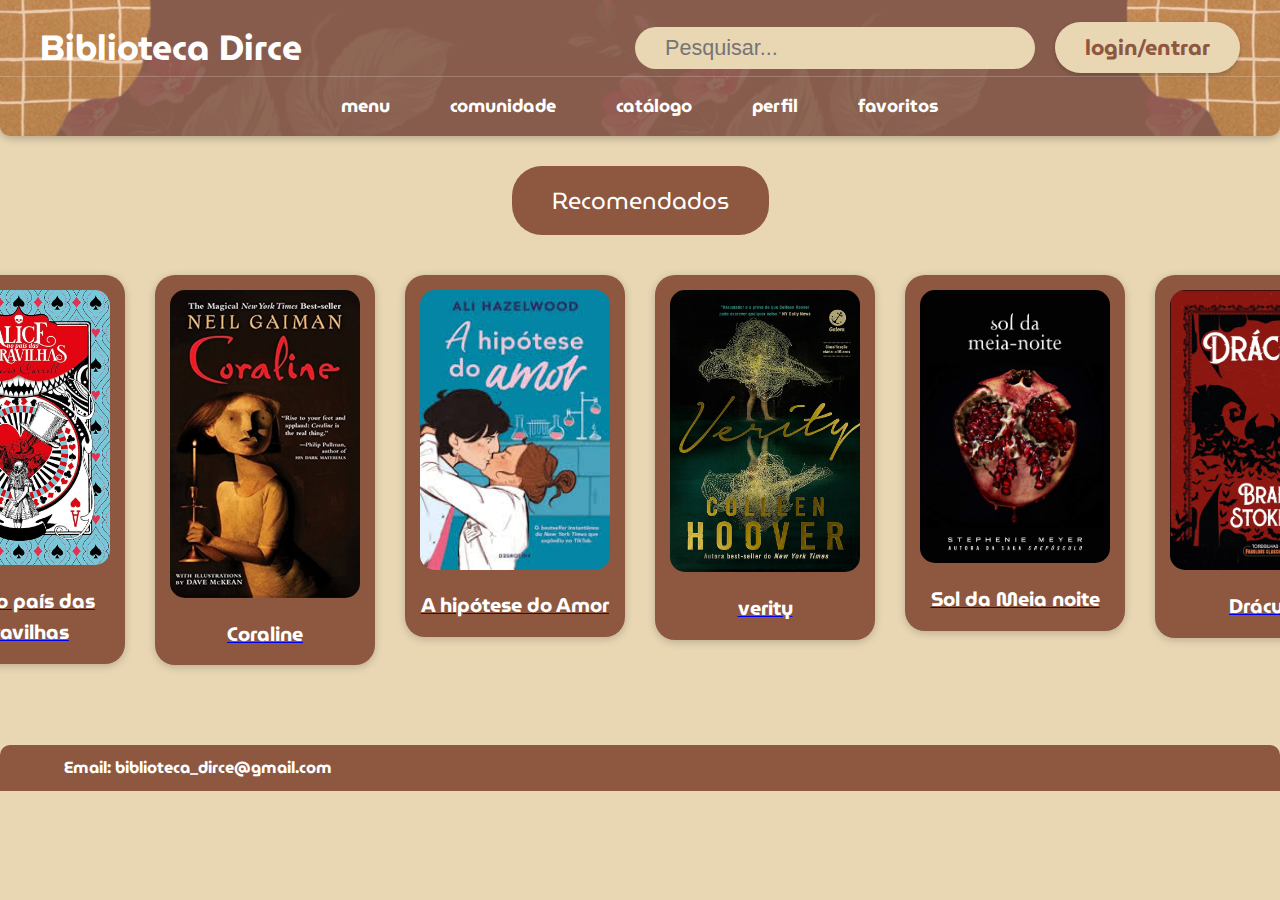
<file: index.html>
<!DOCTYPE html>
<html lang="pt-br">
<head>
    <meta charset="UTF-8">
    <meta name="viewport" content="width=device-width, initial-scale=1.0">
    <title>Biblioteca Dirce - Home</title>
    <link rel="stylesheet" href="style.css"> 
    <link href="https://fonts.googleapis.com/css2?family=MuseoModerno:wght@400;700&display=swap" rel="stylesheet">
</head>
<body>
    
    <div class="main-header-container">
        <header class="header">
            <h1>Biblioteca Dirce</h1>
            
            <div class="header-elements">
                <div class="search-bar">
                    <input type="text" placeholder="Pesquisar..." />
                </div>
                <div class="login">
                    <a href="login.html">login/entrar</a>
                </div>
            </div>
        </header>

        <nav class="navigation">
            <ul>
                <li><a href="index.html">Menu</a></li>
                <li><a href="comunidade.html">Comunidade</a></li>
                <li><a href="catalogo.html">Catálogo</a></li>
                <li><a href="perfil.html">perfil</a></li>
                <li><a href="favoritos.html">favoritos</a></li>
            </ul>
        </nav>
    </div>
    <main>
        
       <section class="recomendados">
    <div class="recomendados-btn">
        <button>Recomendados</button>
    </div>

    <div class="recomendados-livros">
        
        <a href="emprestimo.html" class="livro-link">
            <div class="livro">
                <img src="livros/alice.jpg" alt="alice"> 
                <p>Alice no país das maravilhas</p>
            </div>
        </a>

        <a href="emprestimo.html" class="livro-link">
            <div class="livro">
                <img src="livros/coraline.jpg" alt="coraline">
                <p>Coraline</p>
            </div>
        </a>

        <a href="emprestimo.html" class="livro-link">
            <div class="livro">
                <img src="livros/a hipótese do amor.jpg" alt="a hipótese">
                <p>A hipótese do Amor</p>
            </div>
        </a>

        <a href="emprestimo.html" class="livro-link">
            <div class="livro">
                <img src="livros/verity.jpg" alt="verity">
                <p>verity</p>
            </div>
        </a>

        <a href="emprestimo.html" class="livro-link">
            <div class="livro">
                <img src="livros/sol da meia noite.jpg" alt="crepusculo">
                <p>Sol da Meia noite</p>
            </div>
        </a>

        <a href="emprestimo.html" class="livro-link">
            <div class="livro">
                <img src="livros/dracula.jpg" alt="Drácula">
                <p>Drácula</p>
            </div>
        </a>
        
    </div>
</section>

    </main>

    <footer class="rodape">
        Email: biblioteca_dirce@gmail.com
    </footer>
    
</body>
</html>
</file>
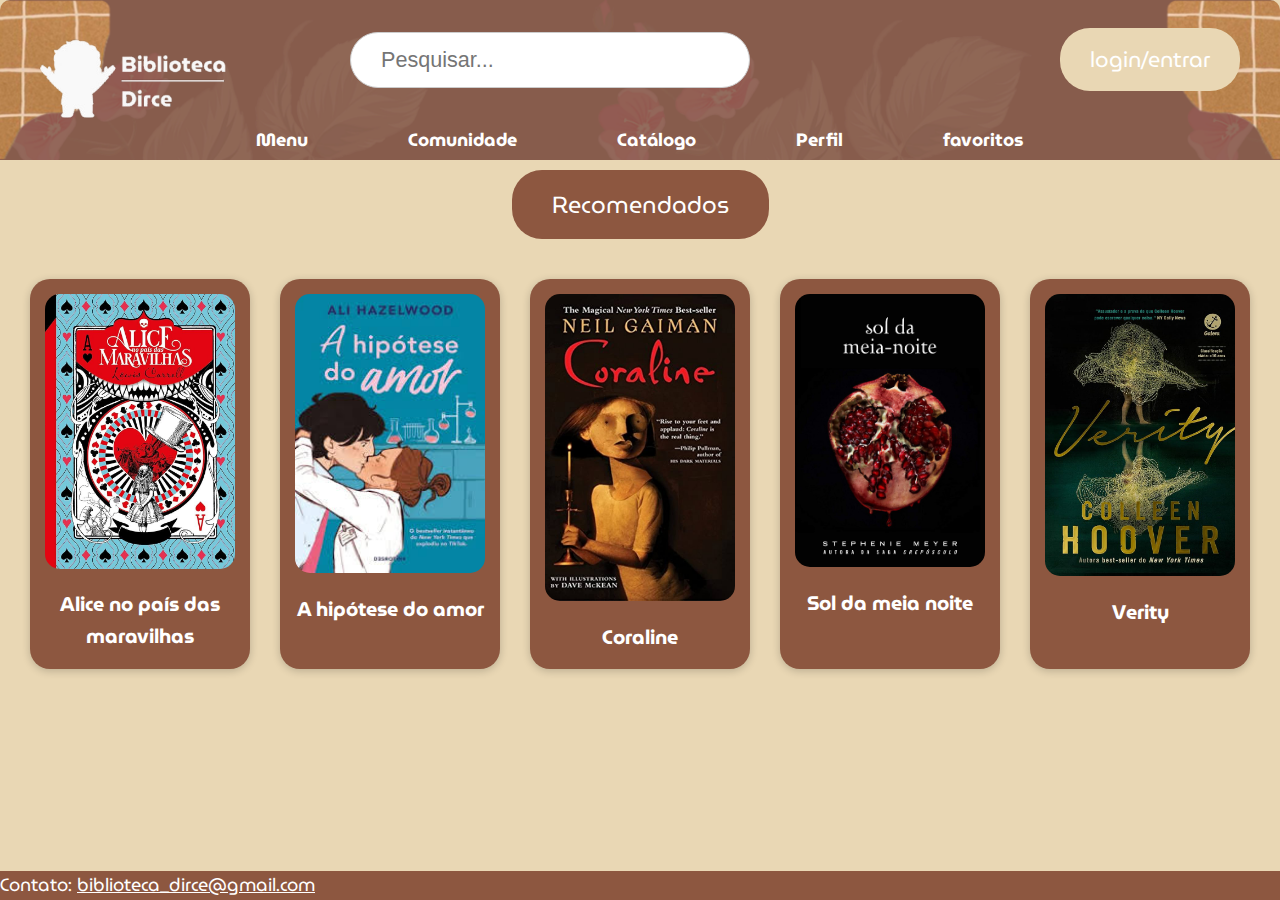
<file: projeto_biblioteca-main/index.html>
<!DOCTYPE html>
<html lang="en">
<head>
    <meta charset="UTF-8">
    <meta name="viewport" content="width=device-width, initial-scale=1.0">
    <link rel="stylesheet" href="style.css">
    <title>Biblioteca Dirce</title>
</head>
<body>
    <header class="main-header-container">
        <div class="header">
            <h1><a href="index.html"><img src="imagens/logo biblioteca.png" alt="Logo" class="logo"></a></h1>
            <div class="search-bar"><input type="text" placeholder="Pesquisar..." /></div>
            <div class="login"><a href="login.html">login/entrar</a></div>
        </div>
    
        <nav class="navigation">
            <ul>
                <li><a href="#">Menu</a></li>
                <li><a href="#">Comunidade</a></li>
                <li><a href="#">Catálogo</a></li>
                <li><a href="#">Perfil</a></li>
                <li><a href="#">favoritos</a></li>
            </ul>
        </nav>
    </header>

   <main>
    <div class="recomendados-btn">
        <button>Recomendados</button>
    </div>

    <section class="recomendados-livros">
        <div class="livro">
            <img src="livros/alice.jpg" alt="Alice no país das maravilhas">
            <p>Alice no país das maravilhas</p>
        </div>
        <div class="livro">
            <img src="livros/a hipótese do amor.jpg" alt="A hipótese do amor">
            <p>A hipótese do amor</p>
        </div>
        <div class="livro">
            <img src="livros/coraline.jpg" alt="Coraline">
            <p>Coraline</p>
        </div>
        <div class="livro">
            <img src="livros/sol da meia noite.jpg" alt="sol da meia noite">
            <p>Sol da meia noite</p>
        </div>
        <div class="livro">
            <img src="livros/verity.jpg" alt="Verity">
            <p>Verity</p>
        </div>
    </section>
</main>

    <footer>
        <div class="rodape">
          <p>Contato: <a href="mailto:biblioteca_dirce@gmail.com">biblioteca_dirce@gmail.com</a></p>
        </div>
    </footer>
</body>
</html>
</file>
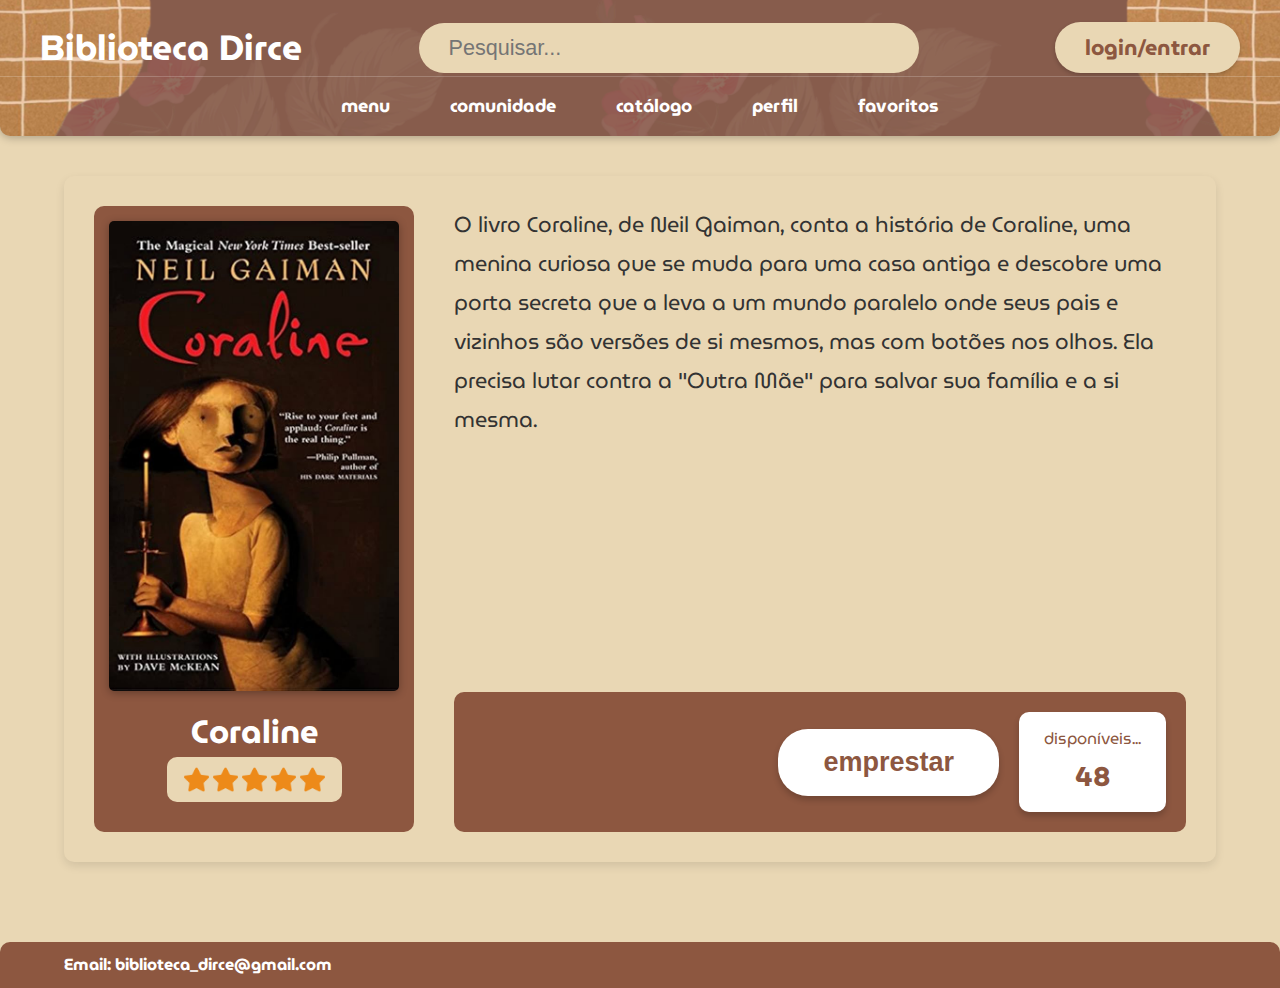
<file: emprestimo.html>
<!DOCTYPE html>
<html lang="pt-br">

<head>
    <meta charset="UTF-8">
    <meta name="viewport" content="width=device-width, initial-scale=1.0">
    <title>Biblioteca Dirce - Empréstimo</title>
    <link rel="stylesheet" href="style.css">
    <link rel="stylesheet" href="emprestimo.css">
    <link href="https://fonts.googleapis.com/css2?family=MuseoModerno:wght@400;700&display=swap" rel="stylesheet">
</head>

<body>

    <div class="main-header-container">
        <header class="header">
            <h1>Biblioteca Dirce</h1>
            <div class="header-elements">
                <div class="search-bar">
                    <input type="text" placeholder="Pesquisar..." />
                </div>
                <div class="login">
                    <a href="login.html">login/entrar</a>
                </div>
            </div>
        </header>
        <nav class="navigation">
            <ul>
                <li><a href="index.html">Menu</a></li>
                <li><a href="comunidade.html">Comunidade</a></li>
                <li><a href="catalogo.html">Catálogo</a></li>
                <li><a href="perfil.html">perfil</a></li>
                <li><a href="favoritos.html">favoritos</a></li>
            </ul>
        </nav>
    </div>

    <main class="emprestimo-main-content">
        <div class="emprestimo-container">

            <div class="coluna-esquerda">
                <img src="livros/coraline.jpg" alt="Capa do Livro Coraline" class="livro-capa">
                <h2 class="titulo-avaliacao">Coraline</h2>
                <div class="estrelas-container">
                    <img src="imagens/estrela.png" alt="Estrela cheia">
                    <img src="imagens/estrela.png" alt="Estrela cheia">
                    <img src="imagens/estrela.png" alt="Estrela cheia">
                    <img src="imagens/estrela.png" alt="Estrela vazia">
                    <img src="imagens/estrela.png" alt="Estrela vazia">
                </div>
            </div>

            <div class="coluna-direita">

                <p class="descricao-texto">
                    O livro Coraline, de Neil Gaiman, conta a história de Coraline, uma menina curiosa que se muda
                    para uma casa antiga e descobre uma porta secreta que a leva a um mundo paralelo onde seus pais
                    e vizinhos são versões de si mesmos, mas com botões nos olhos. Ela precisa lutar contra a "Outra
                    Mãe" para salvar sua família e a si mesma.
                </p>

                <div id="acao-inicial" style="display: block;">
                    <div class="botoes-acao">
                        <button id="emprestar-livro" class="botao-emprestar"
                            onclick="document.getElementById('acao-inicial').style.display = 'none'; document.getElementById('emprestimo-confirmacao').style.display = 'block';">
                            emprestar
                        </button>

                        <div class="disponibilidade-box">
                            <p>disponíveis...</p>
                            <strong id="disp-contagem">48</strong>
                        </div>
                    </div>
                </div>

                <div id="emprestimo-confirmacao" style="display: none;">
                    <h3 style="color: #8D5740; margin-top: 20px;">Empréstimo Registrado com Sucesso!</h3>

                    <div class="info-confirmacao"
                        style="background-color: #f0e1c2; padding: 15px; border-radius: 8px; margin-top: 15px; color: #000;">
                        <p><strong>Livro:</strong> <span>Coraline</span></p>
                        <p><strong>Autor:</strong> <span>Neil Gaiman</span></p>
                        <p><strong>Páginas:</strong> <span>176</span></p>
                        <hr style="border-color: #ccc;">
                        <p><strong>Data do Empréstimo:</strong> <span>13/10/2025</span></p>
                        <p><strong>Data de Devolução:</strong> <span
                                style="color: #8D5740; font-weight: bold;">28/10/2025</span></p>
                    </div>

                    <button onclick="window.location.href='index.html'" class="botao-emprestar"
                        style="margin-top: 20px; background-color: #c1937f;">Ir para o Menu</button>
                </div>
            </div>
    </main>

    <footer class="rodape">
        Email: biblioteca_dirce@gmail.com
    </footer>

</body>

</html>
</file>
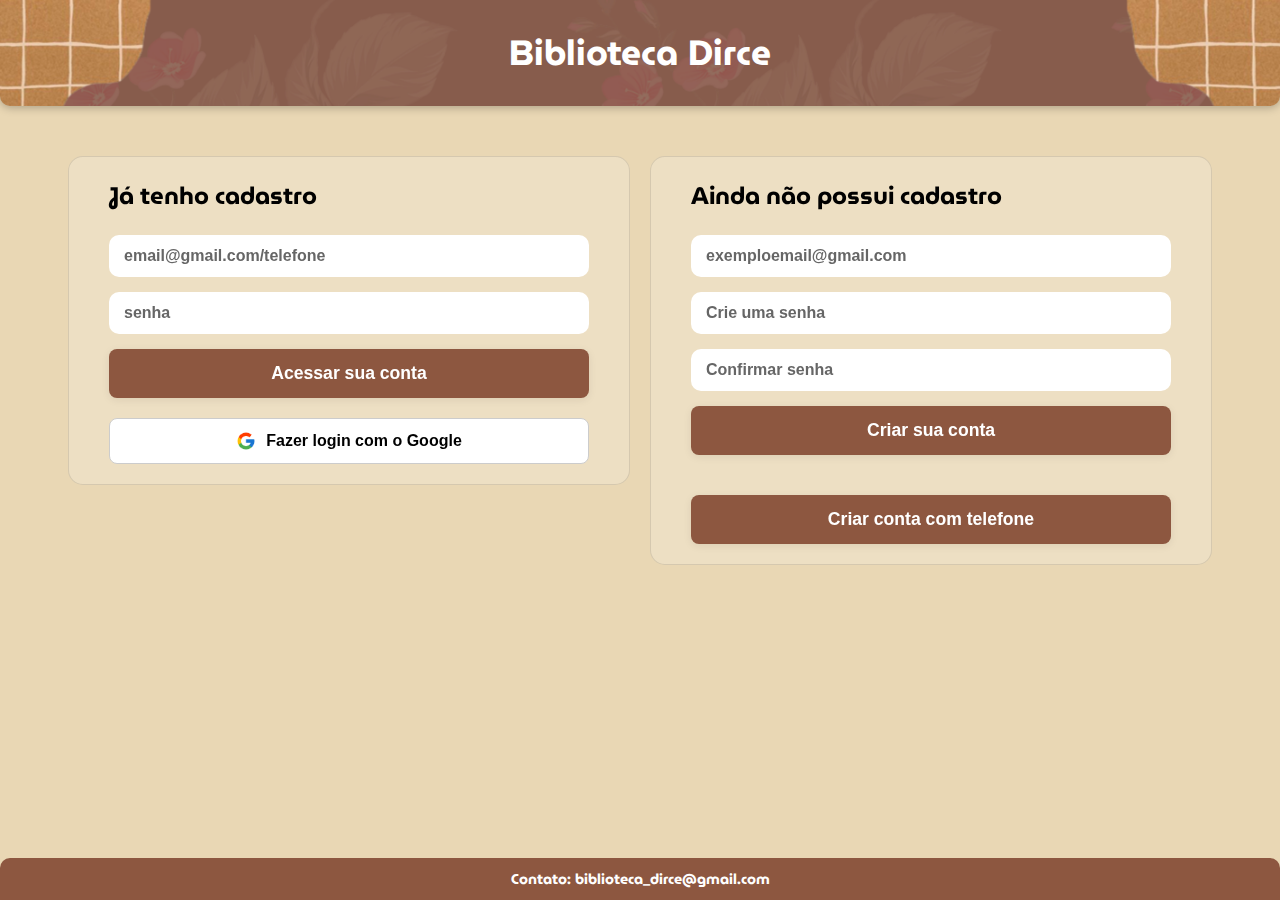
<file: login.html>
<!DOCTYPE html>
<html lang="en">
<head>
    <meta charset="UTF-8" />
    <meta name="viewport" content="width=device-width, initial-scale=1" />
    <link rel="stylesheet" href="login.css" />
    <title>Biblioteca Dirce</title>
</head>
<body>
    <header class="main-header-container">
        <div class="header">
            <h1>Biblioteca Dirce</h1>
        </div>
    </header>

   <main>
    <section id="login-section">
        <h3>Já tenho cadastro</h3>
        <input type="text" placeholder="email@gmail.com/telefone">
        <div class="password-field-container"> <input type="password" placeholder="senha">
            <span class="password-toggle"></span> </div>
    <button type="button" class="access-account-button" onclick="window.location.href='index.html'">Acessar sua conta</button>
        
        <div class="divider"></div> <button type="button" class="google-login-button">
            <img src="imagens/google icon.png" alt="Google"> Fazer login com o Google
        </button>
    </section>

    <section id="cadastro-section">
        <h3>Ainda não possui cadastro</h3>
        <input type="email" placeholder="exemploemail@gmail.com">
        <input type="password" placeholder="Crie uma senha">
        <input type="password" placeholder="Confirmar senha">
        

        <button type="button" class="access-account-button" onclick="window.location.href='index.html'">Criar sua conta</button>
        <button type="button" class="create-phone-account-button">Criar conta com telefone</button>
    </section>
</main>
    <footer>
        <div class="rodape">
            <p>Contato: <a href="mailto:biblioteca_dirce@gmail.com">biblioteca_dirce@gmail.com</a></p>
        </div>
    </footer>
</body>
</html>
</file>
<file: style.css>
@import url('https://fonts.googleapis.com/css2?family=MuseoModerno:wght@400;700&display=swap');

* {
    box-sizing: border-box;
    margin: 0;
    padding: 0;
}

:root {
    --cor-fundo: #E9D7B4;
    --cor-texto: #ffffff;
    --cor-secundaria: #8D5740; /* Marrom de fundo/rodapé/livros */
    --cor-header: #5A3A2E; /* Marrom escuro do header */
    --cor-botoes: #E9D7B4; /* Cor de fundo do botão login/pesquisa */
    
    /* TRANSICÃO SUAVE FINAL */
    --transicao-suave: 0.5s ease-in-out; 
}

body {
    background-color: var(--cor-fundo);
    font-family: 'MuseoModerno', sans-serif;
    color: var(--cor-texto);
    line-height: 1.6;
    font-size: large;
    width: 100%; 
}

/* --- MEDIA QUERY GERAL (MANTIDO) --- */
@media screen and (max-width: 768px) {
    .menu {
        display: block; 
        width: 100%;
    }
}

/* --- HEADER PADRÃO --- */
.main-header-container {
    background-color: var(--cor-header); 
    background-image: url(imagens/header.png);
    background-size: cover; 
    background-position: center;
    background-repeat: repeat; 
    border-radius: 0 0 10px 10px; /* Apenas o fundo arredondado */
    display: flex;
    flex-direction: column;
    justify-content: space-around; 
    align-items: center;
    box-shadow: 0 2px 8px rgba(0, 0, 0, 0.25);
    padding-top: 20px; /* Espaço no topo para o conteúdo */
}

.header {
    display: flex;
    flex-direction: row;
    align-items: center;
    justify-content: space-between;
    width: 100%;
    padding: 0 40px;
    position: relative;
    /* height removido para flexibilidade, mas o padding em main-header ajuda a controlar o tamanho */
}

/* Título (Seu "Logo") */
.header h1 {
    font-size: 2.2rem;
    color: var(--cor-texto);
    font-weight: 700;
}

/* Container de busca e login */
.header-elements {
    display: flex;
    align-items: center;
    gap: 20px;
}

.header .search-bar input {
    border: none; 
    border-radius: 30px; 
    padding: 8px 30px;
    width: 400px; 
    font-size: 1.2em;
    outline: none;
    background-color: var(--cor-botoes);
    color: #000;
    transition: box-shadow var(--transicao-suave);
}

.header .login a {
    text-decoration: none;
    color: var(--cor-secundaria); 
    background-color: var(--cor-botoes); 
    padding: 8px 30px; 
    border-radius: 30px;
    font-size: 1.2em;
    font-weight: bold;
    text-transform: lowercase;
    box-shadow: 0 2px 4px rgba(0, 0, 0, 0.2);
    transition: background-color var(--transicao-suave), transform var(--transicao-suave);
}
.header .login a:hover {
    background-color: #f7e8c7;
    transform: scale(1.03);
}

/* Menu de Navegação */
.navigation {
    width: 100%;
    padding: 0 40px;
    height: 60px; 
    display: flex;
    align-items: center;
    justify-content: center;
    border-top: 1px solid rgba(255, 255, 255, 0.2);
}

.navigation ul {
    display: flex;
    flex-direction: row;
    gap: 40px; 
    list-style: none;
    margin: 0;
    padding: 0;
}

.navigation li a {
    text-decoration: none;
    color: var(--cor-texto);
    font-weight: bold;
    padding: 10px;
    display: block; 
    text-transform: lowercase;
    transition: background-color var(--transicao-suave), transform var(--transicao-suave);
}

.navigation li a:hover {
    background-color: var(--cor-secundaria);
    transform: scale(1.03);
}

.navigation li a:active {
    color: var(--cor-fundo);
    text-shadow: 0 0 8px var(--cor-fundo), 0 0 2px var(--cor-texto);
    transform: scale(1.05);
    transition: transform 0.1s ease-out; 
}

/* --- RECOMENDADOS E LIVROS --- */
.recomendados{
    justify-content: center;
    align-items: center;
    /* Garante que o conteúdo não fique sob o header */
    padding-top: 20px; 
}

.recomendados-btn {
    display: flex;
    justify-content: center;
    align-items: center;
    margin: 10px auto 0 auto; 
}

.recomendados-btn button {
    background-color: var(--cor-secundaria); 
    color: var(--cor-texto);
    font-size: 1.3em;
    padding: 16px 40px;
    border: none;
    border-radius: 30px;
    cursor: default; 
    font-family: 'MuseoModerno', sans-serif;
    transition: background-color var(--transicao-suave), transform var(--transicao-suave);
}

.recomendados-btn button:hover {
    background-color: #a97a5a;
    transform: scale(1.03);
}

.recomendados-livros {
    display: flex;
    justify-content: center;
    gap: 30px; 
    padding: 40px 20px;
    flex-wrap: nowrap;
}

.recomendados-livros .livro {
    background-color: var(--cor-secundaria);
    border-radius: 20px;
    padding: 15px;
    width: 220px; 
    box-shadow: 0 2px 8px rgba(0,0,0,0.2);
    text-align: center;
    transition: transform var(--transicao-suave);
}

.recomendados-livros .livro img {
    width: 100%;
    border-radius: 15px;
}

.recomendados-livros .livro p {
    margin-top: 12px;
    color: var(--cor-texto);
    font-weight: bold;
    font-size: 1.1em;
}

.recomendados-livros .livro:hover {
    transform: scale(1.05);
}

/* --- RODAPÉ --- */
.rodape{
    background-color: var(--cor-secundaria);
    position: relative; 
    width: 100%;
    color: var(--cor-texto);
    padding: 10px 5%;
    font-size: 0.9em;
    font-weight: bold;
    border-top-left-radius: 10px;
    border-top-right-radius: 10px;
    margin-top: 40px;
}

.rodape a {
    color: var(--cor-texto);
}

/* --- MEDIA QUERIES (LIMPAS) --- */
@media (max-width: 900px) {
    .main-header-container {
        /* Altura reduzida para mobile */
        height: 140px; 
        padding-top: 10px;
    }
    .header {
        flex-direction: column;
        height: auto;
        padding: 10px;
        gap: 5px;
    }
    .header h1 {
        font-size: 1.8rem;
    }
    .header-elements {
        flex-direction: row; /* Mantém busca e login lado a lado */
        width: 100%;
        justify-content: center;
        gap: 10px;
    }
    .header .search-bar input {
        width: 60%;
        max-width: 250px;
        padding: 6px 15px;
        font-size: 1em;
    }
    .header .login a {
        padding: 6px 15px;
        font-size: 1em;
    }
    .navigation {
        height: auto;
        padding-bottom: 5px;
    }
    .navigation ul {
        gap: 20px;
        flex-wrap: wrap;
    }
}
</file>
<file: projeto_biblioteca-main/style.css>
@import url('https://fonts.googleapis.com/css2?family=MuseoModerno:wght@400;700&display=swap');

* {
  box-sizing: border-box;
  margin: 0;
  padding: 0;
}

:root {
  --cor-fundo: #E9D7B4;
  --cor-texto: #ffffff;
  --cor-primaria: #270216;
  --cor-secundaria: #8D5740;
  --cor-borda: #e9f2ff;
  --cor-botoes: #E9D7B4;
}

body {
  background-color: var(--cor-fundo);
  font-family: 'MuseoModerno', sans-serif;
  color: var(--cor-texto);
  line-height: 1.6;
  font-size: large;

}

.main-header-container {
  background-color: var(--cor-secundaria); 
  background-image: url(imagens/header.png);
  background-size: cover; 
  background-position: center;
  background-repeat: repeat; 
  border-radius: 10px 10px 0 0; 
  height: 160px; /* header maior */
  display: flex;
  flex-direction: column;
  justify-content: center;
  align-items: center;
}

.header {
  display: flex;
  flex-direction: row;
  align-items: center;
  justify-content: space-between;
  width: 100%;
  padding: 0 40px;
  position: relative;
  height: 160px;
}

header .logo {
  position: absolute;
  top: 10px;
  left: 20px;
  width: 260px; /* apenas a logo maior */
}

.header .search-bar input {
  border: 1px solid #ccc;
  border-radius: 30px; /* bordas mais arredondadas */
  padding: 14px 30px;
  width: 400px; /* barra de pesquisa maior */
  font-size: 1.2em;
  outline: none;
}

.header .login a {
  text-decoration: none;
  color: #ffffff;
  background-color: var(--cor-botoes); 
  padding: 14px 30px;
  border-radius: 30px;
  font-size: 1.2em;
}
.navigation {
  width: 100%;
  padding: 0 40px;
  height: 40px; /* menu mais compacto */
  display: flex;
  align-items: center;
  justify-content: center;
}

.navigation ul {
  display: flex;
  flex-direction: row;
  gap: 80px; /* espaçamento maior entre itens do menu */
  list-style: none;
  margin: 0;
  padding: 0;
}

.navigation li a {
  text-decoration: none;
  color: #ffffff;
  font-weight: bold;
  padding: 10px;
  display: block; 
  transition: color 0.4s cubic-bezier(0.6,0,0.3,2);
}

.navigation li a:active {
  color: #E9D7B4;
  text-shadow: 0 0 8px #E9D7B4, 0 0 2px #fff;
  transform: scale(1.08);
}

.recomendados{
  justify-content: center;
  align-items: center;
}

.recomendados-btn {
  display: flex;
  justify-content: center;
  align-items: center;
  margin: 10px auto 0 auto; /* posiciona mais para cima */
}

.recomendados-btn button {
  background-color: #8D5740; /* fundo marrom */
  color: #fff;
  font-size: 1.3em;
  padding: 16px 40px;
  border: none;
  border-radius: 30px;
  cursor: default; /* não é clicável */
  font-family: 'MuseoModerno', sans-serif;
  transition: background 0.4s cubic-bezier(0.4,0,0.2,1), transform 0.4s cubic-bezier(0.4,0,0.2,1);
}

.recomendados-btn button:hover {
  background-color: #a97a5a;
  transform: scale(1.08);
}

.recomendados-livros {
  display: flex;
  justify-content: center;
  gap: 30px;    /* aumenta o espaçamento entre os livros */
  padding: 40px 20px;
  flex-wrap: nowrap;
}

.recomendados-livros .livro {
  background-color: var(--cor-secundaria);
  border-radius: 20px;
  padding: 15px;
  width: 220px;       /* livros maiores */
  box-shadow: 0 2px 8px rgba(0,0,0,0.2);
  text-align: center;
  transition: transform 0.3s;
}

.recomendados-livros .livro img {
  width: 100%;
  border-radius: 15px;
}

.recomendados-livros .livro p {
  margin-top: 12px;
  color: #fff;
  font-weight: bold;
  font-size: 1.1em;  /* título um pouco maior */
}

.recomendados-livros .livro:hover {
  transform: scale(1.05);
}
.rodape{
  background-color: var(--cor-secundaria);
  position: absolute;
  bottom: 0%;
  width: 100%;
  color:#ffffff
}

.rodape a {
  color: #fff;
}
</file>
<file: emprestimo.css>
/* --- ESTILOS ESPECÍFICOS DA PÁGINA DE EMPRÉSTIMO --- */

/* Estilos de Header (mantidos para consistência) */
.header-elements {
    display: flex;
    align-items: center;
    flex-grow: 1;
    justify-content: flex-end;
    gap: 20px;
}

.header .search-bar {
    display: flex;
    flex-grow: 1;
    margin-right: auto;
    margin-left: auto;
    justify-content: center;
}

.header .search-bar input {
    border: none;
    border-radius: 30px;
    padding: 12px 30px;
    max-width: 500px;
    width: 100%;
    font-size: 1.2em;
    outline: none;
    background-color: var(--cor-botoes);
    color: #000;
}
/* Fim dos estilos do header */


/* Container Principal e Layout de Colunas */
.emprestimo-main-content {
    padding: 40px 5%;
    display: flex;
    justify-content: center;
}

.emprestimo-container {
    display: flex;
    /* CRÍTICO: Estica as colunas para que todas tenham a altura da coluna mais alta */
    align-items: stretch; 
    gap: 40px;
    width: 100%;
    max-width: 1200px;
    background-color: var(--cor-fundo);
    border-radius: 10px;
    box-shadow: 0 4px 10px rgba(0, 0, 0, 0.1);

    padding: 30px;

    color: #000;
}

/* COLUNA ESQUERDA (IMAGEM, AVALIAÇÃO, etc.) */
.coluna-esquerda {
    width: 320px;
    display: flex;
    flex-direction: column;
    align-items: center;
    text-align: center;
    flex-shrink: 0;
    background-color: var(--cor-secundaria);
    padding: 15px;
    border-radius: 10px;
    color: var(--cor-texto);
}

.livro-capa {
    width: 100%;
    max-width: 300px;
    height: auto;
    border-radius: 5px;
    box-shadow: 0 2px 8px rgba(0, 0, 0, 0.3);
}

.titulo-avaliacao {
    color: var(--cor-texto);
    margin: 15px 0 0 0;
    font-size: 1.8em;
    font-weight: 700;
}

/* LISTRA DIVISÓRIA MARROM GROSSA */
.separator {
    width: 80%;
    height: 3px;
    background-color: var(--cor-secundaria);
    margin: 8px 0 15px 0;
    border-radius: 5px;
}

.estrelas-container {
    display: flex;
    justify-content: center;
    background-color: var(--cor-botoes);
    padding: 10px 15px;
    border-radius: 10px;
    margin-bottom: 15px;
}

.estrelas-container img {
    width: 25px;
    margin: 0 2px;
}

.comentarios-box {
    background-color: var(--cor-botoes);
    color: var(--cor-secundaria);
    padding: 10px 20px;
    border-radius: 10px;
    margin-top: 10px;
    font-weight: bold;
    cursor: pointer;
    transition: background-color var(--transicao-suave);
    box-shadow: 0 2px 5px rgba(0, 0, 0, 0.2);
}

.livro-tag {
    background-color: var(--cor-secundaria);
    color: var(--cor-texto);
    padding: 8px 30px;
    border-radius: 20px;
    font-size: 1.1em;
    font-weight: bold;
    text-transform: uppercase;
    width: fit-content;
    margin: 0 auto 20px auto;
    box-shadow: 0 2px 5px rgba(0, 0, 0, 0.2);
}

/* COLUNA DIREITA (DESCRIÇÃO E AÇÕES) - CORRIGIDA */
.coluna-direita {
    flex-grow: 1;
    /* CRÍTICO: Define como container flexível vertical */
    display: flex;
    flex-direction: column;
    /* Garante que a coluna use toda a altura esticada pelo pai */
    height: 100%;
    box-sizing: border-box;
}

.descricao-texto {
    /* REMOVIDO o flex-grow: 1 para não interferir no fluxo normal do texto. */
    font-size: 1.2em;
    line-height: 1.8;
    color: #333;
}

/* NOVO BLOCO CRÍTICO: Empurra o elemento #acao-inicial (que contém o bloco marrom) para o fundo */
/* Nota: Como o elemento .descricao-texto não tem flex-grow: 1, ele será seguido
   por um elemento invisível (como um div vazio) ou o bloco #acao-inicial que será
   empurrado para baixo. Isso mantém o texto em seu tamanho natural. */
#acao-inicial {
    /* O margin-top: auto é a solução para empurrar o bloco para baixo */
    margin-top: auto;
}

/* ÁREA DE AÇÕES (Bloco Marrom dos BOTÕES e DISPONIBILIDADE) */
.botoes-acao {
    display: flex;
    align-items: center;
    justify-content: flex-end;
    gap: 20px;
    
    width: 100%;
    
    background-color: var(--cor-secundaria);
    padding: 20px;

    /* Arredondamento total em todos os cantos */
    border-radius: 10px;
}

.botao-emprestar {
    background-color: var(--cor-texto);
    color: var(--cor-secundaria);
    padding: 18px 45px;
    border: none;
    border-radius: 30px;
    font-size: 1.5em;
    font-weight: bold;
    cursor: pointer;
    transition: background-color var(--transicao-suave), transform var(--transicao-suave);
    flex-shrink: 0;
    box-shadow: 0 4px 6px rgba(0, 0, 0, 0.2);
}

.botao-emprestar:hover {
    background-color: #f0f0f0;
    transform: scale(1.03);
}

.disponibilidade-box {
    background-color: var(--cor-texto);
    color: var(--cor-secundaria);
    padding: 14px 25px;
    border-radius: 10px;
    text-align: center;
    box-shadow: 0 4px 6px rgba(0, 0, 0, 0.2);
    flex-shrink: 0;
}

.disponibilidade-box p {
    font-size: 0.9em;
    margin-bottom: 3px;
    color: var(--cor-secundaria);
}

.disponibilidade-box strong {
    font-size: 1.5em;
    font-weight: bold;
    color: var(--cor-secundaria);
}

/* Estilo da Área de Confirmação (Após o clique) */
.info-confirmacao strong {
    font-weight: bold;
    color: #8D5740;
}
.info-confirmacao span {
    font-weight: normal;
    color: #333;
}


/* MEDIA QUERIES para responsividade */
@media (max-width: 900px) {
    .emprestimo-container {
        flex-direction: column;
        align-items: center;
        gap: 20px;
    }
    .coluna-esquerda {
        width: 100%;
        max-width: 300px;
    }
    .coluna-direita {
        width: 100%;
        /* Em mobile, é crucial definir height: auto para não ter rolagem estranha */
        height: auto; 
    }
    /* Em mobile, o margin-top: auto não é mais necessário e pode ser substituído por uma margem fixa */
    #acao-inicial {
        margin-top: 20px; 
    }
}
</file>
<file: login.css>
@import url('https://fonts.googleapis.com/css2?family=MuseoModerno:wght@400;700&display=swap');

* {
  margin: 0;
  padding: 0;
  box-sizing: border-box;
}

:root {
  --marrom-escuro: #8D5740;
  --bege-fundo: #E9D7B4;
  --marrom-header: #5A3A2E;
  --texto-claro: #fff;
  --cinza-placeholder: #666; /* Cor dos placeholders no Figma */
  --google-blue: #4285F4; /* Cor do botão do Google */
}

body {
  font-family: 'MuseoModerno', sans-serif;
  color: #000;
  background-color: var(--bege-fundo);
  
  display: flex;
  flex-direction: column;
  align-items: center;
  min-height: 100vh;
}

body, h1, h2, h3, h4, h5, h6, p, span, .form-text {
  font-weight: bold;
}

main {
  display: flex;
  justify-content: center;
  align-items: flex-start; 
  
  flex: 1;
  flex-wrap: wrap;
  width: 90%;
  max-width: 1200px;
  gap: 20px;
  padding: 50px 0px;
}

.main-header-container {
  width: 100%;
  padding: 25px 0;
  text-align: center;
  color: var(--texto-claro);
  
  background-color: var(--marrom-header);
  background-image: url('imagens/header.png'); /* Certifique-se que o caminho está correto */
  background-size: cover;
  background-repeat: no-repeat;
  background-position: center;
  
  border-bottom-left-radius: 10px;
  border-bottom-right-radius: 10px;
  box-shadow: 0 2px 8px rgba(0, 0, 0, 0.25);
}

.main-header-container h1 {
  font-size: 2.2rem;
  font-weight: 700;
}

section {
  width: 562px;
  padding: 20px 40px; 

  background-color: rgba(255, 255, 255, 0.2);
  backdrop-filter: blur(10px);
  border: 1px solid rgba(0,0,0,0.1);
  border-radius: 15px;
  
  display: flex; /* Para organizar os elementos em coluna */
  flex-direction: column;
  align-items: flex-start; /* Alinha o conteúdo da seção à esquerda */
}

section h3 {
  font-size: 1.5rem;
  color: #000;
  margin-bottom: 20px; /* Aumentado um pouco para espaçar do primeiro input */
  text-align: left; /* Alinha o título à esquerda, como no Figma */
  width: 100%; /* Garante que o título ocupe a largura total */
}

/* Remove a regra para 'label' pois não teremos mais tags <label> visíveis */

input {
  width: 100%;
  padding: 12px 15px; /* Ajustado padding para ter mais "ar" interno, como no Figma */
  font-size: 1rem;
  
  margin-top: 0px;
  margin-bottom: 15px; /* Mais espaço entre os inputs para replicar o Figma */
  
  border: none;
  border-radius: 10px;
  background-color: #fff;
  color: #333;
}

/* Estilo para placeholder */
input::placeholder {
    color: var(--cinza-placeholder);
    font-weight: bold; /* No Figma o placeholder parece bold */
}

/* Regra específica para os tipos de input */
input[type="text"], input[type="password"], input[type="email"] {
  display: block;
  margin-top: 0;
  margin-bottom: 15px; /* Mantém 15px de espaço entre inputs */
}

/* Contêiner para o campo de senha com ícone de olho */
.password-field-container {
    position: relative;
    width: 100%;
    margin-bottom: 15px; /* Espaçamento abaixo do campo de senha */
}

.password-field-container input {
    margin-bottom: 0; /* O input dentro do container não precisa de margem inferior */
}

.password-toggle {
    position: absolute;
    right: 15px; /* Posição do olho */
    top: 50%;
    transform: translateY(-50%);
    width: 24px; /* Tamanho do ícone */
    height: 24px;
    background-image: url(''); /* Caminho para o ícone do olho */
    background-size: contain;
    background-repeat: no-repeat;
    cursor: pointer;
}

/* Botão padrão (será sobrescrito pelos botões específicos) */
button {
  width: 100%; /* Botões do Figma ocupam 100% */
  padding: 12px; /* Ajustado para ter mais padding, como no Figma */
  font-size: 1rem;
  cursor: pointer;
  font-weight: bold; /* Os botões no Figma parecem bold */
  
  border: none;
  border-radius: 8px;
  background-color: var(--marrom-escuro);
  color: var(--texto-claro);
  
  transition: transform 0.2s ease, background 0.3s ease;
  margin-bottom: 15px; /* Espaço entre botões e inputs */
}

button:hover {
  transform: scale(1.02); /* Escala um pouco menos no hover */
  background-color: #a26c4f;
}

/* Botões Específicos do Login */
.access-account-button {
  width: 100%;
  background-color: var(--marrom-escuro);
  color: #fff;
  padding: 14px 30px; /* Padding maior */
  font-size: 1.1em;
  margin-bottom: 20px; /* Espaço maior antes do separador */
  box-shadow: 0 2px 8px rgba(0,0,0,0.08);
}

.google-login-button {
  background-color: #fff; /* Fundo branco */
  color: #000; /* Texto preto */
  border: 1px solid #ccc; /* Borda leve */
  display: flex;
  align-items: center;
  justify-content: center;
  gap: 10px;
  margin-bottom: 0; /* É o último elemento na seção de login */
  padding: 12px 20px; /* Padding ajustado */
}

.google-login-button img {
    width: 20px; /* Tamanho do ícone do Google */
    height: 20px;
}

/* Separador "OU" */
.or-separator {
    width: 100%;
    text-align: center;
    border-bottom: 1px solid #ccc; /* Linha sutil */
    line-height: 0.1em;
    margin: 20px 0; /* Espaçamento acima e abaixo do "OU" */
    color: var(--cinza-placeholder); /* Cor do texto "OU" */
}

.or-separator span {
    background: var(--bege-fundo); /* Fundo da main, para o "OU" ficar sobre a linha */
    padding: 0 10px;
    font-weight: normal; /* "OU" não é bold no Figma */
}


/* Botão de Criação de Conta por Telefone */
.create-phone-account-button {
    width: 100%;
    background-color: var(--marrom-escuro); /* Mesmo estilo do botão de login */
    color: #fff;
    padding: 14px 30px;
    font-size: 1.1em;
    margin-top: 20px; /* Espaçamento após o "OU" */
    margin-bottom: 0; /* É o último elemento na seção de cadastro */
    box-shadow: 0 2px 8px rgba(0,0,0,0.08);
}

/* Removido seletor section#cadastro button[type="submit"] e seu hover pois não é mais usado */

footer {
  width: 100%;
  padding: 10px;
  font-size: 0.9rem;
  text-align: center;
  
  background-color: var(--marrom-escuro);
  color: var(--texto-claro);
  
  border-top-left-radius: 10px;
  border-top-right-radius: 10px;
}

footer a {
  color: #fff;
  font-weight: bold;
  text-decoration: none;
}

@media (max-width: 900px) {
  main {
    flex-direction: column;
    align-items: center;
  }

  section {
    width: 90%;
  }
}
</file>
